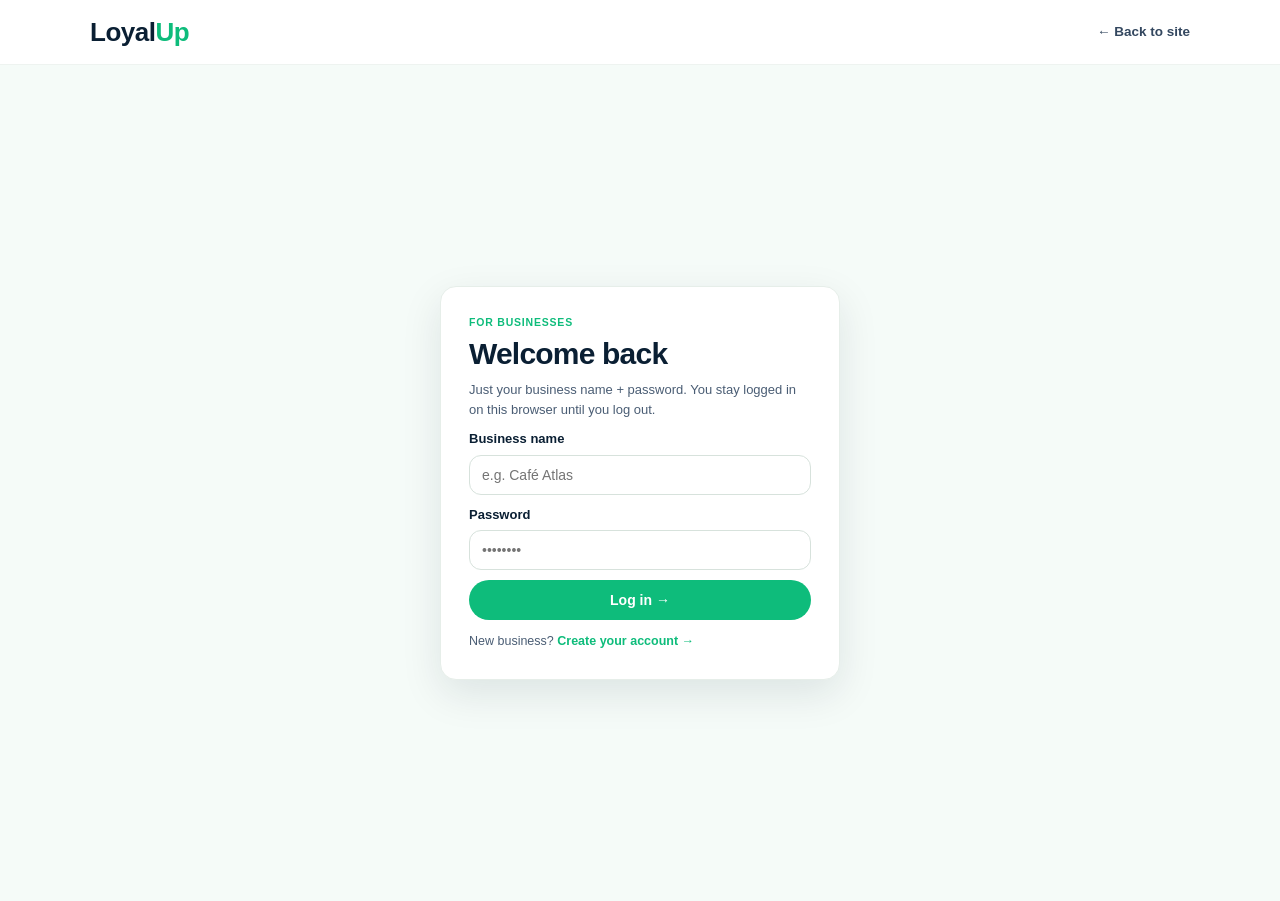
<file: admin.html>
<!doctype html>
<html lang="en">
<head>
<meta charset="utf-8">
<meta name="viewport" content="width=device-width,initial-scale=1">
<title>LoyalUp — Founder dashboard</title>
<link rel="stylesheet" href="css/style.css?v=6">
<script src="js/cloud-config.js?v=6"></script>
<script src="js/cloud.js?v=6" defer></script>
<style>
.found-wrap{max-width:1080px;margin:0 auto;padding:28px 20px}
.found-grid{display:grid;grid-template-columns:repeat(4,1fr);gap:12px;margin:16px 0}
.found-table{width:100%;border-collapse:collapse;font-size:13px;background:#fff}
.found-table th,.found-table td{text-align:left;padding:10px;border-bottom:1px solid #eef3f0}
.found-table tr[data-bid]{cursor:pointer}
.found-table tr[data-bid]:hover{background:#F2FBF6}
.err{background:#FDECEC;border:1px solid #f5c2c2;color:#a33;border-radius:10px;padding:10px;font-size:13px;display:none;margin-top:10px}
@media(max-width:700px){.found-grid{grid-template-columns:1fr 1fr}}
</style>
</head>
<body>
<header><div class="wrap nav">
<a class="logo" href="index.html"><span class="l">Loyal</span><span class="u">Up</span></a>
<div class="nav-right"><a class="login" href="#" id="fLogout" style="display:none">Logout</a></div>
</div></header>
<div class="found-wrap" id="dash" style="display:none">
<div class="row" style="justify-content:space-between"><div><div class="eyebrow">Command center</div><h2>All businesses</h2></div><input id="fSearch" class="input" style="max-width:260px" placeholder="🔍 Search business…"></div>
<div class="found-grid">
<div class="db-stat">Businesses<strong id="tBiz">0</strong></div>
<div class="db-stat">Total Customers<strong id="tCust">0</strong></div>
<div class="db-stat">Total Visits<strong id="tVis">0</strong></div>
<div class="db-stat">Points Issued<strong id="tPts">0</strong></div>
</div>
<div class="card" style="padding:6px 14px;overflow:auto">
<table class="found-table"><thead><tr><th>Business</th><th>City / Type</th><th>Customers</th><th>Visits</th><th>Best streak</th><th>Since</th></tr></thead><tbody id="bizRows"></tbody></table>
</div>
<div class="card db-panel" id="detail" style="display:none;padding:16px">
<h3 id="dName">Business</h3><div id="dMeta" class="muted" style="font-size:12px"></div>
<table class="found-table" style="margin-top:10px"><thead><tr><th>Customer</th><th>Visits</th><th>Stamps</th><th>Points</th><th>Streak</th><th>Last visit</th></tr></thead><tbody id="dRows"></tbody></table>
</div>
</div>
<script>
(function(){
  function tok(){ try{return JSON.parse(localStorage.getItem('lyl_founder')||'null');}catch(e){return null;} }
  var dash=document.getElementById('dash');
  function show(){ if(!tok()){location.href='login.html';return;} dash.style.display='block';document.getElementById('fLogout').style.display='';load(); }
  // deferred cloud.js may not be parsed yet when this classic script runs — wait for it
  var _tries = 0;
  (function _ready(){
    if (window.Cloud || ++_tries > 60) show();
    else setTimeout(_ready, 100);
  })();
  document.getElementById('fLogout').addEventListener('click',function(ev){ev.preventDefault();localStorage.removeItem('lyl_founder');location.reload();});
  var cache=[];
  function useCloud(){return window.Cloud&&Cloud.enabled&&Cloud.enabled();}
  function safeJson(r){return r.text().then(function(t){var d;try{d=JSON.parse(t);}catch(e){throw new Error('Server not reachable (HTTP '+r.status+').');}return d;});}
  function load(){
    function done(d){
      if(d.error)throw new Error(d.error);
      cache=d.businesses||[];
      document.getElementById('tBiz').textContent=d.totals.businesses;
      document.getElementById('tCust').textContent=d.totals.customers;
      document.getElementById('tVis').textContent=d.totals.visits;
      document.getElementById('tPts').textContent=d.totals.points;
      render('');
    }
    if(useCloud()){Cloud.adminOverview().then(done).catch(function(err){showLoadError(err);});return;}
    fetch('/api/admin/overview',{headers:{'X-Founder':tok()}}).then(safeJson).then(done)
    .catch(function(){localStorage.removeItem('lyl_founder');location.href='login.html';});
  }
  function showLoadError(err){
    var t=document.getElementById('bizRows');
    t.innerHTML='<tr><td colspan="6">⚠️ Could not load businesses ('+((err&&err.message)||'connection error')+'). Check connection / Supabase keys, then <a href="#" onclick="location.reload();return false;" style="color:var(--green);font-weight:800">retry</a>.</td></tr>';
  }
  function render(f){
    f=(f||'').toLowerCase();
    document.getElementById('bizRows').innerHTML=cache.filter(function(b){return (b.name+' '+(b.city||'')+' '+(b.btype||'')).toLowerCase().indexOf(f)>=0;}).map(function(b){
      return '<tr data-bid="'+b.id+'"><td><b>'+b.name+'</b><br><small>'+b.id+'</small></td><td>'+(b.city||'—')+' · '+(b.btype||'—')+'</td><td><b>'+b.customers+'</b></td><td>'+b.visits+'</td><td>🔥 '+b.best_streak+'</td><td>'+(b.createdAt||'').slice(0,10)+'</td></tr>';
    }).join('')||'<tr><td colspan="6">No businesses yet.</td></tr>';
    Array.prototype.forEach.call(document.querySelectorAll('tr[data-bid]'),function(tr){tr.addEventListener('click',function(){detail(tr.getAttribute('data-bid'));});});
  }
  document.getElementById('fSearch').addEventListener('input',function(ev){render(ev.target.value);});
  function detail(bid){
    function done(d){
      var box=document.getElementById('detail');box.style.display='block';
      document.getElementById('dName').textContent=d.business.name;
      document.getElementById('dMeta').textContent=(d.business.city||'')+' · '+(d.business.btype||'')+' · '+(d.business.size||'')+' · '+d.members.length+' customers';
      document.getElementById('dRows').innerHTML=d.members.map(function(m){return '<tr><td><b>'+m.name+'</b><br><small>'+m.id+'</small></td><td>'+m.visits+'</td><td>'+m.stamps+'/10</td><td>'+m.points+'</td><td>🔥 '+m.streak+'</td><td>'+((m.lastVisit||'').slice(0,10)||'—')+'</td></tr>';}).join('')||'<tr><td colspan="6">No customers yet.</td></tr>';
      box.scrollIntoView({behavior:'smooth'});
    }
    if(useCloud()){Cloud.adminBusiness(bid).then(done).catch(function(){});return;}
    fetch('/api/admin/business?bid='+encodeURIComponent(bid),{headers:{'X-Founder':tok()}}).then(safeJson).then(done).catch(function(){});
  }
})();
</script>
</body>
</html>
</file>
<file: css/style.css>
/* ============================================================
   LoyalUp — structured stylesheet (fast, no framework)
   1. Tokens & base  2. Nav/Hero  3. Phones swap  4. Sections
   5. Wallet flow  6. Dashboard  7. Footer/responsive
   ============================================================ */
*{margin:0;padding:0;box-sizing:border-box}
:root{--navy:#0A1F33;--green:#0EBC7B;--green2:#0AA86E;--mint:#E7F7EF;--grey:#5b6b7f;--line:#E6EEE9;--radius:18px;--shadow:0 14px 40px rgba(10,31,51,.1)}
html{scroll-behavior:smooth}
body{font-family:Inter,-apple-system,BlinkMacSystemFont,"Segoe UI",Roboto,Helvetica,Arial,sans-serif;color:var(--navy);background:#fff;line-height:1.5;-webkit-font-smoothing:antialiased}
a{text-decoration:none;color:inherit}
.wrap{max-width:1140px;margin:0 auto;padding:0 20px}
.btn{display:inline-flex;align-items:center;gap:8px;background:var(--green);color:#fff;font-weight:700;font-size:14px;padding:12px 22px;border-radius:999px;border:0;cursor:pointer;transition:.2s}
.btn:hover{background:var(--green2);transform:translateY(-1px)}
.btn-outline{background:#fff;color:var(--navy);border:1px solid #d9e3dd}
.btn-outline:hover{border-color:var(--green)}
.btn-dark{background:var(--navy);color:#fff}
.muted{color:#4a5d74;font-size:14px;max-width:460px}
.eyebrow{font-size:10.5px;font-weight:800;letter-spacing:.8px;color:var(--green);text-transform:uppercase}
h2{font-size:30px;line-height:1.1;letter-spacing:-.8px;margin:6px 0 10px}
section{padding:42px 0}
.card{background:#fff;border:1px solid var(--line);border-radius:16px;box-shadow:var(--shadow)}
.field{display:grid;gap:6px;margin:10px 0;font-size:13px;font-weight:600}
.input,select.input,textarea.input{border:1px solid #d7e2dc;border-radius:12px;padding:11px 12px;font-size:14px;width:100%;font-family:inherit}
.input:focus{outline:2px solid var(--green);border-color:var(--green)}
.row{display:flex;gap:10px;flex-wrap:wrap;align-items:center}
/* ---------- NAV ---------- */
header{position:sticky;top:0;background:rgba(255,255,255,.92);backdrop-filter:blur(10px);z-index:50;border-bottom:1px solid #eef3f0}
.nav{display:flex;align-items:center;justify-content:space-between;height:64px}
.logo{font-weight:900;font-size:26px;letter-spacing:-.5px;display:flex;align-items:center}
.logo .l{color:var(--navy)} .logo .u{color:var(--green)}
.links{display:flex;gap:24px;font-size:13.5px;color:#33475f;font-weight:500}
.links a:hover{color:var(--green2)}
.nav-right{display:flex;align-items:center;gap:12px;font-size:13.5px}
.login{font-weight:600;color:#33475f}
.hamb{display:none;background:none;border:0;font-size:24px;cursor:pointer}
/* ---------- HERO ---------- */
.hero{display:grid;grid-template-columns:1.02fr 1.15fr;gap:20px;align-items:center;padding:38px 0 28px}
.badge{display:inline-flex;align-items:center;gap:7px;background:#EDFBF3;border:1px solid #d6f0e2;color:#1a7a54;font-size:11.5px;font-weight:600;padding:6px 12px;border-radius:999px}
.badge i{width:8px;height:8px;border:1px solid #1a7a54;border-radius:50%;display:inline-block}
h1{font-size:50px;line-height:1.02;letter-spacing:-1.8px;margin:16px 0 14px;font-weight:900}
h1 span{color:var(--green)}
.hero p.sub{color:#4a5d74;font-size:15px;max-width:460px}
.hero-cta{display:flex;gap:12px;margin:20px 0 26px;flex-wrap:wrap}
.hero-feats{display:grid;grid-template-columns:repeat(4,1fr);gap:10px;max-width:520px}
.hf{text-align:center}
.hf-icon{width:40px;height:40px;margin:0 auto 6px;background:#F3FAF6;border:1px solid #e2f0e8;border-radius:12px;display:flex;align-items:center;justify-content:center;font-size:18px}
.hf b{display:block;font-size:10.5px;line-height:1.3}
.hero-visual{position:relative;min-height:460px;background:radial-gradient(520px 380px at 70% 20%,#c9f5de 0%,#eafff3 55%,#fff 70%);border-radius:24px;overflow:hidden;display:flex;align-items:center;justify-content:center;padding:18px}
.blob{position:absolute;width:420px;height:420px;background:linear-gradient(135deg,#0EBC7B,#0a7a5a 60%,#07362b);border-radius:50%;left:-40px;bottom:-40px;opacity:.95}
.blob2{position:absolute;width:260px;height:260px;background:#c9f5de;border-radius:50%;right:0;top:0;opacity:.7}
.dash{background:#fff;border:1px solid #e2ece7;border-radius:14px;box-shadow:0 18px 50px rgba(10,31,51,.14);width:430px;max-width:100%;overflow:hidden;position:relative;z-index:2}
.dash-top{display:flex}
.side{background:#0A1F33;color:#cbd8e4;width:108px;padding:12px 10px;font-size:10px}
.side b{color:#fff;font-size:12px;display:block;margin-bottom:10px}.side b em{color:var(--green);font-style:normal}
.side div{padding:5px 6px;border-radius:6px;margin:3px 0;opacity:.8}.side div.on{background:rgba(255,255,255,.12);opacity:1}
.dash-main{flex:1;padding:12px 14px}
.stat-row{display:grid;grid-template-columns:1fr 1fr 1fr;gap:8px;margin:8px 0}
.stat{background:#F7FAF8;border:1px solid #edf2ef;border-radius:10px;padding:8px;font-size:10px}.stat strong{font-size:16px;display:block}
.up{color:var(--green);font-weight:800;font-size:10px}
.chart{border:1px solid #edf2ef;border-radius:10px;padding:10px;margin-bottom:8px}
.chart svg{width:100%;height:66px}
.toplist{font-size:10px}.toplist li{display:flex;align-items:center;gap:8px;list-style:none;padding:5px 0;border-top:1px solid #f0f4f1}
.avatar{width:22px;height:22px;border-radius:50%;background:#ddd;flex-shrink:0}
.phone{width:210px;background:#111;border-radius:32px;padding:10px;box-shadow:0 20px 60px rgba(0,0,0,.3);position:absolute;left:34px;top:38px;z-index:3;transform:rotate(-3deg)}
.screen{background:#fff;border-radius:22px;overflow:hidden;padding:12px 12px 14px}
.screen-top{text-align:center;font-weight:900;font-size:13px;margin:4px 0 10px}.screen-top em{color:var(--green);font-style:normal}
.shopcard{background:#1e2e42;border-radius:12px;color:#fff;padding:10px;display:flex;gap:8px;align-items:center}
.stamps{display:grid;grid-template-columns:repeat(5,1fr);gap:6px;margin:12px 0}
.stamp{width:100%;aspect-ratio:1;border:1.5px dashed var(--green);border-radius:50%;display:flex;align-items:center;justify-content:center;font-size:12px;color:var(--green)}
.stamp.fill{background:var(--mint);border-style:solid}
.progress{background:var(--green);color:#fff;text-align:center;border-radius:10px;padding:10px;font-size:12px;font-weight:800}
.qr-card{position:absolute;right:22%;bottom:44px;background:#fff;border:1px solid #e2ece7;border-radius:12px;padding:12px;width:132px;text-align:center;z-index:4;box-shadow:0 12px 30px rgba(0,0,0,.12)}
.qr{width:96px;height:96px;margin:8px auto;background:#fff;padding:4px;border-radius:8px;border:1px solid #e2ece7}
.qr img,.qr canvas,.qr table{width:100%!important;height:100%!important;display:block;margin:0!important;padding:0!important;border:0!important}
.wallet-row{position:absolute;bottom:12px;right:12px;display:flex;gap:8px;z-index:4}
.wallet{background:#fff;border:1px solid #e2ece7;border-radius:999px;padding:6px 10px;font-size:11px;font-weight:700;display:flex;align-items:center;gap:6px;box-shadow:0 6px 18px rgba(0,0,0,.08)}
/* ---------- PHONES SWAP (smooth, GPU only) ---------- */
.demo-stage{position:relative;background:linear-gradient(180deg,#07231d 0%,#0b3d2f 100%);border-radius:24px;overflow:hidden;padding:36px 16px 10px;text-align:center;color:#fff;margin-top:10px}
.demo-stage h2{color:#fff}.demo-stage .muted{color:#bcd8cb;margin:0 auto}
.swap-zone{position:relative;height:600px;display:flex;align-items:center;justify-content:center;perspective:1400px;margin-top:10px;touch-action:pan-y;transform:translateZ(0)}
.lu-phone{position:absolute;top:20px;left:50%;width:272px;height:560px;margin-left:-136px;background:#0d0d12;border-radius:44px;padding:11px;box-shadow:0 30px 80px rgba(0,0,0,.5),inset 0 0 0 2px #2a2a32;transition:transform .85s cubic-bezier(.32,.72,.24,1),opacity .85s cubic-bezier(.32,.72,.24,1);cursor:pointer;will-change:transform,opacity;backface-visibility:hidden;-webkit-backface-visibility:hidden;transform-style:preserve-3d}
.lu-phone.pos-center{transform:translate3d(0,0,60px) scale(1);z-index:30;opacity:1}
.lu-phone.pos-left{transform:translate3d(-215px,0,-60px) scale(.87) rotateY(22deg);z-index:10;opacity:.9}
.lu-phone.pos-right{transform:translate3d(215px,0,-60px) scale(.87) rotateY(-22deg);z-index:10;opacity:.9}
.lu-phone.is-top{z-index:40!important}
.lu-screen{background:#f6f3ec;border-radius:34px;overflow:hidden;height:100%;display:flex;flex-direction:column;position:relative;color:#111}
.lu-notch{position:absolute;top:10px;left:50%;transform:translateX(-50%);width:110px;height:26px;background:#0d0d12;border-radius:999px;z-index:3}
.lu-status{display:flex;justify-content:space-between;padding:12px 20px 4px;font-size:12px;font-weight:700}
.lu-title{display:flex;justify-content:space-between;align-items:center;padding:6px 14px;font-size:24px;font-weight:900;letter-spacing:-.5px}
.lu-plus{width:28px;height:28px;border-radius:50%;background:#e6e1d6;display:flex;align-items:center;justify-content:center;font-size:18px}
.lu-card{margin:6px 12px;background:#141414;color:#f5f0e2;border-radius:16px;overflow:hidden;text-align:left}
.lu-card-img{height:120px;display:flex;align-items:center;justify-content:center;font-size:54px;background:radial-gradient(circle at 50% 30%,#3a4a2a,#111 70%)}
.lu-card-body{padding:10px 12px}
.lu-card-body b{font-size:17px;letter-spacing:-.3px}
.lu-bar{display:flex;gap:4px;margin:8px 0}.lu-bar span{height:8px;flex:1;background:#333;border-radius:99px}.lu-bar span.on{background:#d8b84a}
.lu-qrbox{margin:0 12px;background:#fff;border-radius:14px;padding:12px;display:flex;align-items:center;justify-content:center;box-shadow:0 2px 10px rgba(0,0,0,.06)}
.lu-qr{width:120px;height:120px;background:#fff;padding:6px;border-radius:8px;border:1px solid #e8e2d4}
.lu-qr img,.lu-qr canvas,.lu-qr table{width:100%!important;height:100%!important;display:block;margin:0!important;padding:0!important;border:0!important}
.lu-toast{position:absolute;background:#fff;border-radius:14px;box-shadow:0 10px 30px rgba(0,0,0,.25);padding:8px 12px;font-size:11px;font-weight:800;display:flex;gap:8px;align-items:center;opacity:0;transform:scale(.7) translateY(10px);transition:opacity .5s ease .3s,transform .5s cubic-bezier(.34,1.4,.64,1) .3s;z-index:5;white-space:nowrap;color:#111;text-align:left;pointer-events:none}
.pos-center .lu-toast{opacity:1;transform:scale(1) translateY(0)}
.lu-toast small{display:block;font-weight:500;color:#6a7a72}
.toast-top{top:66px;left:-56px}.toast-bot{bottom:96px;right:-52px}
.tick{width:22px;height:22px;border-radius:50%;background:#E7F7EF;color:#0AA86E;display:flex;align-items:center;justify-content:center}
.swap-hint{color:#8fc0a8;font-size:12px;padding:0 0 18px}
/* ---------- TRUST / HOW / WHY / REVIEWS / PRICING / CTA ---------- */
.trust{border-top:1px solid #eef3f0;border-bottom:1px solid #eef3f0;background:#fff;padding:22px 0;text-align:center}
.trust h3{font-size:15px}.trust p{font-size:12px;color:var(--grey);margin:4px 0 16px}
.cats{display:flex;justify-content:space-between;flex-wrap:wrap;gap:12px;font-size:11.5px;color:#5b6b7f}
.cats span{display:flex;align-items:center;gap:8px}
.steps{display:grid;grid-template-columns:1fr 40px 1fr 40px 1fr 40px 1fr;align-items:start;text-align:center;margin-top:6px}
.step-icon{width:64px;height:64px;background:var(--mint);border-radius:50%;display:flex;align-items:center;justify-content:center;font-size:24px;margin:0 auto 10px}
.arrow{padding-top:22px;color:#9db5a9;font-size:20px}
.why-grid{display:grid;grid-template-columns:.95fr 1.6fr;gap:28px;align-items:start}
.check{list-style:none;margin:14px 0 18px;font-size:13.5px;display:grid;gap:9px}
.check li{display:flex;gap:9px;align-items:center}.check i{width:20px;height:20px;background:var(--green);color:#fff;border-radius:50%;display:inline-flex;align-items:center;justify-content:center;font-size:12px;font-style:normal;flex-shrink:0}
.why-visual{display:grid;grid-template-columns:1fr 1.3fr .9fr;gap:12px;align-items:stretch}
.mini-phone{background:#fff;border:1px solid var(--line);border-radius:16px;overflow:hidden;box-shadow:0 10px 30px rgba(0,0,0,.06)}
.mini-phone .img{height:150px;background:linear-gradient(135deg,#d9b896,#8a5a30)}
.cust-card{background:#fff;border:1px solid var(--line);border-radius:16px;padding:12px;box-shadow:0 10px 30px rgba(0,0,0,.06)}
.cust-row{display:flex;align-items:center;gap:8px;padding:8px;border:1px solid #eef3f0;border-radius:12px;margin:8px 0;font-size:11px}
.pill{margin-left:auto;font-size:9px;padding:3px 8px;border-radius:999px;background:#FFF3D6;color:#8a6d00}.pill.green{background:#DFF7E9;color:#0a7a4f}
.scan-card{background:#EDFBF3;border:1px solid #d6f0e2;border-radius:16px;padding:16px;text-align:center;display:flex;flex-direction:column}
.hand{font-size:11px;font-style:italic;margin-top:10px;transform:rotate(-8deg)}
.reviews{background:#F5FBF8}
.rev-grid{display:grid;grid-template-columns:1fr 1fr 1fr;gap:14px;margin-top:18px}
.rev{background:#fff;border:1px solid #e4efe8;border-radius:14px;padding:16px;font-size:12.5px}
.rev-head{display:flex;gap:10px;align-items:center;margin-bottom:10px}
.pricing-head{display:flex;align-items:end;justify-content:space-between;flex-wrap:wrap;gap:12px}
.toggle{display:inline-flex;background:#fff;border:1px solid var(--line);border-radius:999px;padding:3px;font-size:12px}
.toggle button{border:0;background:none;padding:7px 14px;border-radius:999px;font-weight:700;cursor:pointer;color:#5b6b7f}
.toggle button.on{background:var(--green);color:#fff}
.plans{display:grid;grid-template-columns:1fr 1fr 1fr 1fr;gap:12px;margin-top:18px}
.plan{border:1px solid var(--line);border-radius:16px;padding:18px 16px;background:#fff;position:relative;display:flex;flex-direction:column}
.plan.pop{border:2px solid var(--green);box-shadow:0 14px 40px rgba(14,188,123,.18)}
.plan small{color:var(--grey);font-size:11px}
.plan h4{font-size:14px;margin-top:6px}
.price{font-size:26px;font-weight:900;margin:8px 0}.price span{font-size:11px;font-weight:500;color:var(--grey)}
.plan ul{list-style:none;font-size:11.5px;display:grid;gap:6px;margin:10px 0 14px;color:#33475f}
.plan ul li:before{content:"✔ ";color:var(--green);font-weight:900}
.plan .btn,.plan .btn-outline{justify-content:center;width:100%;font-size:12px;padding:10px}
.pop-tag{position:absolute;top:-12px;left:50%;transform:translateX(-50%);background:var(--green);color:#fff;font-size:10px;font-weight:800;padding:3px 12px;border-radius:999px;white-space:nowrap}
.cta{background:linear-gradient(135deg,#062b25 0%,#0a4a3c 55%,#0AA86E 130%);border-radius:20px;color:#fff;padding:28px;display:grid;grid-template-columns:1fr 1.4fr auto;gap:18px;align-items:center;margin:10px 0 18px;position:relative;overflow:hidden}
.cta:after{content:"";position:absolute;width:400px;height:400px;border:1px solid rgba(255,255,255,.12);border-radius:50%;right:-100px;top:-150px}
.cta .logo{color:#fff}.cta small{color:#bde8d2}
/* ---------- WALLET FLOW (customer QR + store scan) ---------- */
.flow{background:#F5FBF8}
.flow-grid{display:grid;grid-template-columns:1fr 1fr;gap:16px;margin-top:18px}
.flow-card{padding:22px}
.flow-card h3{font-size:18px;margin:8px 0}
.qr-shell{display:flex;gap:16px;align-items:center;margin:14px 0;flex-wrap:wrap}
.qr-frame{background:#fff;border:1px dashed #bfe3cf;border-radius:14px;padding:12px;text-align:center;min-width:170px}
.qr-frame canvas,.qr-frame img{width:150px;height:150px}
.qr-frame small{display:block;color:var(--grey);font-size:11px;margin-top:6px}
.member-card{background:linear-gradient(135deg,#0A1F33,#0d4a3a);color:#fff;border-radius:16px;padding:16px;margin-top:12px;display:none}
.member-card.show{display:block}
.member-card .streak{display:flex;gap:8px;margin:10px 0;flex-wrap:wrap}
.chip{background:rgba(255,255,255,.14);border-radius:999px;padding:5px 12px;font-size:12px;font-weight:700}
.gwallet-btn{display:inline-flex;align-items:center;gap:10px;background:#000;color:#fff;border-radius:12px;padding:10px 16px;font-weight:700;font-size:13px;border:1px solid #333}
.gwallet-btn small{display:block;font-size:10px;font-weight:400;opacity:.7}
.scan-result{background:#EDFBF3;border:1px solid #bfe3cf;border-radius:12px;padding:12px;margin-top:12px;font-size:13px;display:none}
.scan-result.show{display:block}
.promo-list{display:grid;gap:8px;margin-top:10px}
.promo{background:#fff;border:1px solid var(--line);border-radius:12px;padding:10px;font-size:12.5px}
/* ---------- DASHBOARD ---------- */
.db-shell{display:grid;grid-template-columns:230px 1fr;gap:0;min-height:calc(100vh - 64px)}
.db-side{background:var(--navy);color:#cbd8e4;padding:18px 12px;font-size:13px}
.db-side b.logo2{color:#fff;font-size:20px;display:block;padding:4px 10px 14px}.db-side b.logo2 em{color:var(--green);font-style:normal}
.db-link{display:block;padding:10px 12px;border-radius:10px;cursor:pointer;opacity:.85}
.db-link.on,.db-link:hover{background:rgba(255,255,255,.12);opacity:1;color:#fff}
.db-main{padding:22px;background:#F5FBF8;min-height:calc(100vh - 64px)}
.db-cards{display:grid;grid-template-columns:repeat(4,1fr);gap:12px;margin:14px 0}
.db-stat{background:#fff;border:1px solid var(--line);border-radius:14px;padding:14px}
.db-stat strong{font-size:24px;display:block}
.db-panel{background:#fff;border:1px solid var(--line);border-radius:14px;padding:16px;margin:12px 0}
table.tbl{width:100%;border-collapse:collapse;font-size:13px}
table.tbl th,table.tbl td{text-align:left;padding:9px 8px;border-bottom:1px solid #eef3f0}
.tag{font-size:10px;font-weight:800;padding:3px 9px;border-radius:999px;background:#EDFBF3;color:#0a7a4f}
.tag.warn{background:#FFF3D6;color:#8a6d00}
.db-tabs{display:none}.db-tabs.on{display:block}
.log{font-size:12px;background:#0A1F33;color:#c9f5de;border-radius:12px;padding:12px;max-height:220px;overflow:auto;white-space:pre-wrap}
/* ---------- FOOTER ---------- */
footer{border-top:1px solid #eef3f0;padding:16px 0;font-size:11px;color:#7a8CA0;background:#fff}
.foot{display:flex;justify-content:space-between;align-items:center;flex-wrap:wrap;gap:10px}
.foot nav{display:flex;gap:16px}
@media(max-width:980px){
.hero{grid-template-columns:1fr}.hero-visual{min-height:520px}
.links,.nav-right .login{display:none}.hamb{display:block}
.steps{grid-template-columns:1fr 1fr;gap:18px}.arrow{display:none}
.why-grid,.flow-grid{grid-template-columns:1fr}.why-visual{grid-template-columns:1fr 1fr}.plans{grid-template-columns:1fr 1fr}.rev-grid{grid-template-columns:1fr}.cta{grid-template-columns:1fr;text-align:center;justify-items:center}h1{font-size:38px}.db-shell{grid-template-columns:1fr}.db-side{display:flex;overflow:auto;gap:6px}.db-cards{grid-template-columns:1fr 1fr}
}
@media(max-width:700px){
.lu-phone.pos-left{transform:translate3d(-128px,0,-60px) scale(.8) rotateY(20deg)}.lu-phone.pos-right{transform:translate3d(128px,0,-60px) scale(.8) rotateY(-20deg)}.swap-zone{height:580px}.toast-top{left:-8px}.toast-bot{right:-8px}
.plans{grid-template-columns:1fr}.hero-feats{grid-template-columns:1fr 1fr}.why-visual{grid-template-columns:1fr}.phone{left:8px;width:180px}.qr-card{right:8px}.db-cards{grid-template-columns:1fr}
}
/* ---------- MOTION (GPU-only reveals + micro-interactions) ---------- */
.js [data-rv]{opacity:0;transform:translateY(26px);transition:opacity .7s cubic-bezier(.22,.9,.28,1),transform .7s cubic-bezier(.22,.9,.28,1)}
.js [data-rv].in{opacity:1;transform:none}
/* hero entrance — pure CSS so it ALWAYS plays on load, even if JS fails */
.hero > div:first-child > *{animation:heroIn .8s cubic-bezier(.22,.9,.28,1) backwards}
.hero > div:first-child > :nth-child(2){animation-delay:.08s}
.hero > div:first-child > :nth-child(3){animation-delay:.16s}
.hero > div:first-child > :nth-child(4){animation-delay:.26s}
.hero > div:first-child > :nth-child(5){animation-delay:.36s}
.hero-visual{animation:heroZoom .9s cubic-bezier(.22,.9,.28,1) backwards}
@keyframes heroIn{from{opacity:0;transform:translateY(34px)}to{opacity:1;transform:none}}
@keyframes heroZoom{from{opacity:0;transform:scale(.96)}to{opacity:1;transform:scale(1)}}
/* continuous motion — impossible to miss */
.phone{animation:bob 4.5s ease-in-out infinite}
.qr-card{animation:bob 5.5s ease-in-out .8s infinite}
@keyframes bob{0%,100%{margin-top:0}50%{margin-top:-10px}}
.btn{position:relative;overflow:hidden}
.btn:after{content:"";position:absolute;top:0;left:-60%;width:40%;height:100%;background:linear-gradient(100deg,transparent,rgba(255,255,255,.5),transparent);transform:skewX(-20deg);animation:shine 3.2s ease-in-out infinite}
@keyframes shine{0%,60%{left:-60%}100%{left:160%}}
.btn,.wallet,.qr-card,.plan,.rev,.flow-card{transition:transform .25s ease,box-shadow .25s ease,background .2s,border-color .2s}
.btn:hover{box-shadow:0 10px 24px rgba(14,188,123,.35)}
.plan:hover,.rev:hover,.flow-card:hover{transform:translateY(-4px);box-shadow:0 18px 44px rgba(10,31,51,.13)}
.links a{position:relative}
.links a:after{content:"";position:absolute;left:0;bottom:-4px;height:2px;width:0;background:var(--green);transition:width .25s ease}
.links a:hover:after{width:100%}
button,.btn,.lu-phone,.db-link,[onclick]{cursor:pointer}
:focus-visible{outline:2px solid var(--green);outline-offset:2px}
.badge i{animation:pulse 2.2s ease-in-out infinite}
@keyframes pulse{0%,100%{box-shadow:0 0 0 0 rgba(14,188,123,.4)}50%{box-shadow:0 0 0 6px rgba(14,188,123,0)}}
.blob{animation:drift 9s ease-in-out infinite}
.blob2{animation:drift 11s ease-in-out infinite reverse}
@keyframes drift{0%,100%{transform:translateY(0)}50%{transform:translateY(-16px)}}
.chart path{stroke-dasharray:400;stroke-dashoffset:400;animation:draw 1.6s ease .3s forwards}
@keyframes draw{to{stroke-dashoffset:0}}
@media(prefers-reduced-motion:reduce){
.js [data-rv]{opacity:1;transform:none;transition:none}
*,*:before,*:after{animation-duration:.001s!important;transition-duration:.001s!important}
html{scroll-behavior:auto}
}
</file>
